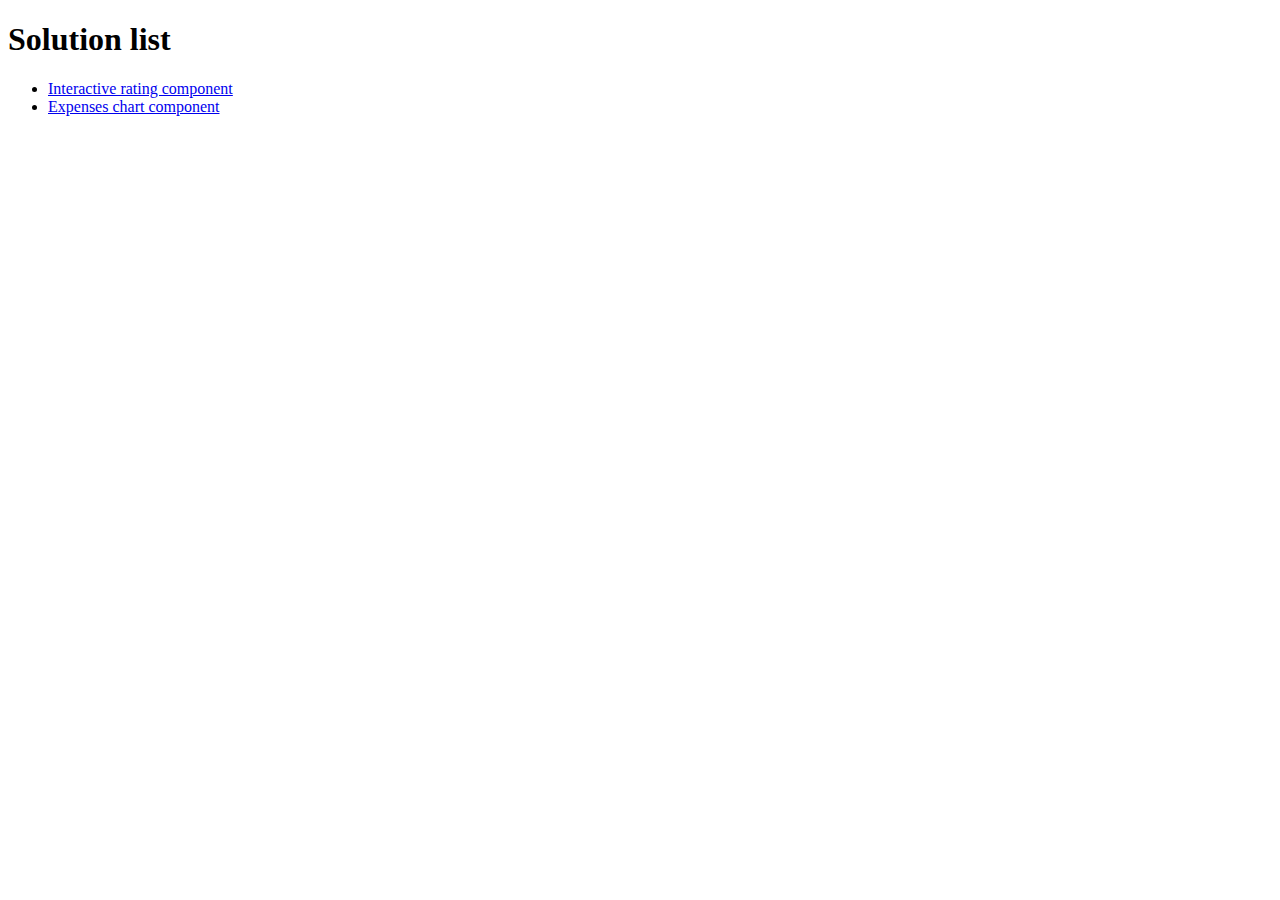
<file: index.html>
<!DOCTYPE html>
<html lang="en">
<head>
    <meta charset="UTF-8">
    <meta http-equiv="X-UA-Compatible" content="IE=edge">
    <meta name="viewport" content="width=device-width, initial-scale=1.0">
    <title>Frontend Mentor Solutions</title>
</head>
<body>
    <h1>Solution list</h1>
    <ul>
        <li><a href="./interactive-rating-component/index.html">Interactive rating component</a></li>
        <li><a href="./expenses-chart-component/index.html">Expenses chart component</a></li>
    </ul>
</body>
</html>
</file>
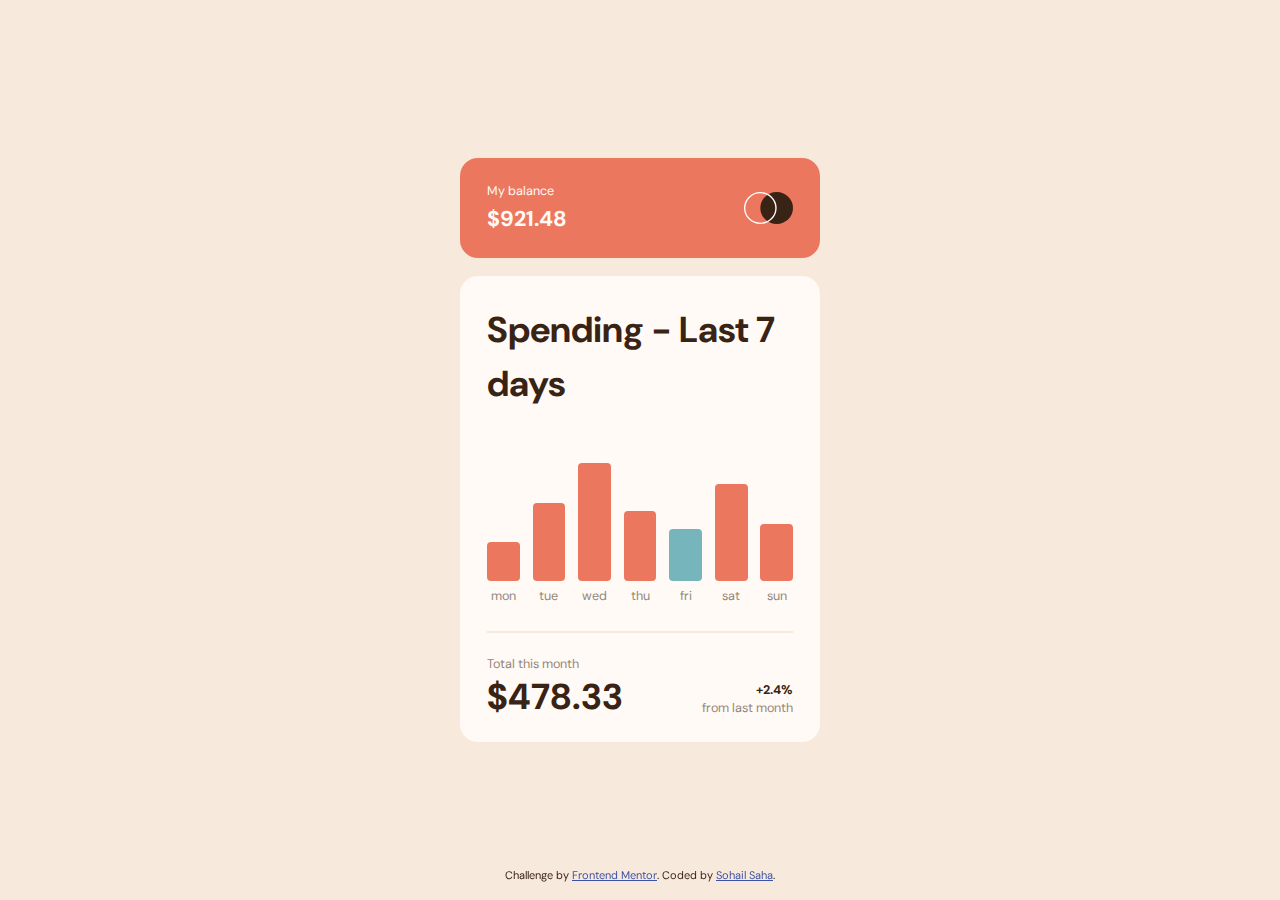
<file: expenses-chart-component/index.html>
<!DOCTYPE html>
<html lang="en">

<head>
  <meta charset="UTF-8">
  <meta name="viewport" content="width=device-width, initial-scale=1.0">
  <link rel="icon" type="image/png" sizes="32x32" href="./images/favicon-32x32.png">
  <link rel="preconnect" href="https://fonts.googleapis.com">
  <link rel="preconnect" href="https://fonts.gstatic.com" crossorigin>
  <link href="https://fonts.googleapis.com/css2?family=DM+Sans:wght@400;700&display=swap" rel="stylesheet">
  <link rel="stylesheet" href="./styles/base.css">
  <link rel="stylesheet" href="./styles/main.css">
  <script src="./scripts/script.js" defer></script>
  <title>Frontend Mentor | Expenses chart component</title>

  <!-- Feel free to remove these styles or customise in your own stylesheet 👍 -->
  <style>
    .attribution {
      font-size: 11px;
      text-align: center;
    }

    .attribution a {
      color: hsl(228, 45%, 44%);
    }
  </style>
</head>

<body>

  <div class="full-page center">

    <!-- Balance card starts -->

    <article class="balance-card">

      <!-- Header starts -->
      <header class="balance-card__header">
        <div class="balance-card__header__info">
          <h1 class="balance-card__header__info__title">My balance</h1>
          <h2 class="balance-card__header__info__balance">$921.48</h2>
        </div>
        <img src="./images/logo.svg" alt="Logo" class="balance-card__header__logo" />
      </header>
      <!-- Header ends -->

      <!-- Chart section starts starts -->
      <section class="balance-card__stats">
        <h1 class="balance-card__stats__heading">Spending - Last 7 days</h1>

        <figure class="balance-card__stats__graph-container">

          <div class="balance-card__stats__graph-container__bar-container">
            <div data-val="$0" class="balance-card__stats__graph-container__bar-container__bar"></div>
            <p class="balance-card__stats__graph-container__bar-container__day">mon</p>
          </div>

          <div class="balance-card__stats__graph-container__bar-container">
            <div data-val="$0" class="balance-card__stats__graph-container__bar-container__bar"></div>
            <p class="balance-card__stats__graph-container__bar-container__day">tue</p>
          </div>

          <div class="balance-card__stats__graph-container__bar-container">
            <div data-val="$0" class="balance-card__stats__graph-container__bar-container__bar"></div>
            <p class="balance-card__stats__graph-container__bar-container__day">wed</p>
          </div>

          <div class="balance-card__stats__graph-container__bar-container">
            <div data-val="$0" class="balance-card__stats__graph-container__bar-container__bar"></div>
            <p class="balance-card__stats__graph-container__bar-container__day">thu</p>
          </div>

          <div class="balance-card__stats__graph-container__bar-container">
            <div data-val="$0" class="balance-card__stats__graph-container__bar-container__bar"></div>
            <p class="balance-card__stats__graph-container__bar-container__day">fri</p>
          </div>

          <div class="balance-card__stats__graph-container__bar-container">
            <div data-val="$0" class="balance-card__stats__graph-container__bar-container__bar"></div>
            <p class="balance-card__stats__graph-container__bar-container__day">sat</p>
          </div>

          <div class="balance-card__stats__graph-container__bar-container">
            <div data-val="$0" class="balance-card__stats__graph-container__bar-container__bar"></div>
            <p class="balance-card__stats__graph-container__bar-container__day">sun</p>
          </div>

        </figure>

        <hr class="balance-card__stats__divider" />

        <footer class="balance-card__stats__footer">

          <figure class="balance-card__stats__footer__total-container">
            <figcaption class="balance-card__stats__footer__total-container__heading">Total this month</figcaption>
            <p class="balance-card__stats__footer__total-container__value">$478.33</p>
          </figure>

          <figure class="balance-card__stats__footer__compare-container">
            <p class="balance-card__stats__footer__compare-container__value">+2.4%</p>
            <figcaption class="balance-card__stats__footer__compare-container__heading">from last month</figcaption>
          </figure>

        </footer>

      </section>

      <!-- Chart section ends -->


    </article>

    <!-- Balance card ends -->

  </div>

  <div class="attribution">
    Challenge by <a href="https://www.frontendmentor.io?ref=challenge" target="_blank">Frontend Mentor</a>.
    Coded by <a href="https://sohail-saha.in">Sohail Saha</a>.
  </div>
</body>

</html>
</file>
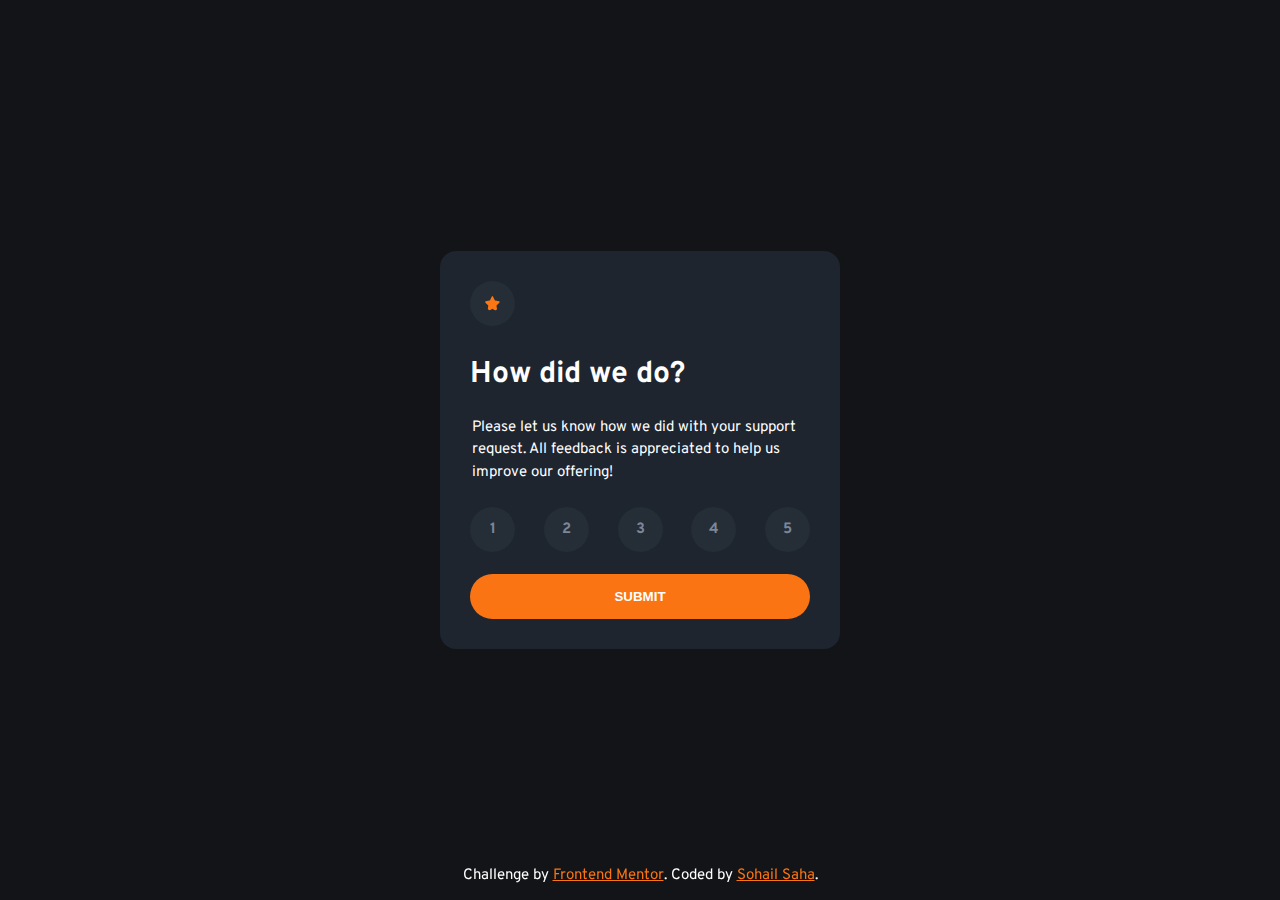
<file: interactive-rating-component/index.html>
<!DOCTYPE html>
<html lang="en">

<head>
  <meta charset="UTF-8">
  <meta name="viewport" content="width=device-width, initial-scale=1.0">
  <!-- displays site properly based on user's device -->
  <link rel="icon" type="image/png" sizes="32x32" href="./images/favicon-32x32.png">
  <link rel="preconnect" href="https://fonts.googleapis.com">
  <link rel="preconnect" href="https://fonts.gstatic.com" crossorigin>
  <link href="https://fonts.googleapis.com/css2?family=Overpass:ital,wght@0,400;0,700;1,400;1,700&display=swap"
    rel="stylesheet">
  <link rel="stylesheet" href="./styles/base.css">
  <link rel="stylesheet" href="./styles/main.css">
  <script src="./scripts/main.js" defer></script>

  <title>Frontend Mentor | Interactive rating component</title>

</head>

<body>

  <section class="rating-container">

    <!-- Rating state start -->
    <form class="rating-form" onsubmit="handleSubmit">

      <img src="./images/icon-star.svg" alt="Rating star logo" class="rating-logo" />

      <h1 class="rating-heading">How did we do?</h1>

      <fieldset class="rating-fields">

        <legend class="rating-text">Please let us know how we did with your support request. All feedback is appreciated
          to help us improve our offering!</legend>

        <div class="rating-input-container">

          <input class="rating-input" id="rating-1" type="radio" name="rating" value="1" />
          <label class="rating-circle" for="rating-1">1</label>

          <input class="rating-input" id="rating-2" type="radio" name="rating" value="2" />
          <label class="rating-circle" for="rating-2">2</label>

          <input class="rating-input" id="rating-3" type="radio" name="rating" value="3" />
          <label class="rating-circle" for="rating-3">3</label>

          <input class="rating-input" id="rating-4" type="radio" name="rating" value="4" />
          <label class="rating-circle" for="rating-4">4</label>

          <input class="rating-input" id="rating-5" type="radio" name="rating" value="5" />
          <label class="rating-circle" for="rating-5">5</label>

        </div>

      </fieldset>

      <button class="rating-submit-btn" type="submit">SUBMIT</button>
    </form>
    <!-- Rating state end -->

    <!-- Thank you state start -->
    <div class="thank-you-container">

      <img src="./images/illustration-thank-you.svg" alt="Thanking you illustration" class="thank-you-illustration" />

      <p class="thank-you-rating-indicator"></p>

      <h1 class="thank-you-heading">Thank you!</h1>

      <p class="thank-you-text">We appreciate you taking the time to give a rating. If you ever need more support,
        don’t hesitate to get in touch!</p>

    </div>
    <!-- Thank you state end -->

  </section>

  <div class="attribution">
    Challenge by <a href="https://www.frontendmentor.io?ref=challenge" target="_blank">Frontend Mentor</a>.
    Coded by <a href="https://sohail-saha.in">Sohail Saha</a>.
  </div>
</body>

</html>
</file>
<file: expenses-chart-component/styles/base.css>
:root {
    --color-orange: hsl(10, 79%, 65%);
    --color-orange-light: hsl(10, 100%, 76%);
    --color-cyan: hsl(186, 34%, 60%);
    --color-cyan-light: hsl(187, 49%, 80%);
    --color-brown-dark: hsl(25, 47%, 15%);
    --color-brown: hsl(28, 10%, 53%);
    --color-cream: hsl(27, 66%, 92%);
    --color-white: hsl(33, 100%, 98%);
}

:root, html {
    font-size: 18px;
}

*, *::after, *::before {
    box-sizing: border-box;
}

body {
    margin: 0;
    background-color: var(--color-cream);
    font-family: 'DM Sans', sans-serif;
}

h1, h2, h3 {
    line-height: 1.5;
    margin: 0;
}

p {
    line-height: 1.25;
    margin: 0;
}

hr {
    border: none;
}

figure {
    margin: 0;
}
</file>
<file: expenses-chart-component/styles/main.css>
.full-page {
    width: 100%;
    height: 100vh;
    position: relative;
}

.full-page.center {
    display: flex;
    justify-content: center;
    align-items: center;
}

.balance-card {
    width: 90%;
    margin: 0 auto;
    display: flex;
    flex-direction: column;
    gap: 1rem;

    --padding: 1.5rem;
    --border-radius: 18px;
}

@media (min-width: 400px) {
    .balance-card {
        width: 360px;
    }
}

.balance-card__header {
    display: flex;
    justify-content: space-between;
    align-items: center;
    background-color: var(--color-orange);
    border-radius: var(--border-radius);
    padding: var(--padding);
}

.balance-card__header__info {
    display: flex;
    flex-direction: column;
    gap: 0.25rem;
}

.balance-card__header__info__title {
    font-size: 0.7rem;
    color: var(--color-white);
    font-weight: 400;
    line-height: 1;
}

.balance-card__header__info__balance {
    font-size: 1.2rem;
    color: var(--color-white);
    font-weight: 700;
    line-height: 1;
    margin-top: 0.4rem;
}

.balance-card__header__logo {
    height: 1.8rem;
}

.balance-card__stats {
    background-color: var(--color-white);
    border-radius: var(--border-radius);
    padding: var(--padding);
    position: relative;
}

.balance-card__stats__heading {
    color: var(--color-brown-dark);
    font-weight: 700;
}

.balance-card__stats__graph-container {
    position: relative;
    width: 100%;
    height: 10rem;
    margin: 0.75rem 0 1.5rem 0;
    display: flex;
    justify-content: space-between;
    gap: 0.7rem;
}

.balance-card__stats__graph-container__bar-container {
    height: 100%;
    width: 100%;
    position: relative;
    display: flex;
    flex-direction: column;
    align-items: center;
    cursor: pointer;
    justify-content: flex-end;
}

.balance-card__stats__graph-container__bar-container__bar::before {
    /* Value */
    content: attr(data-val);
    background-color: var(--color-brown-dark);
    border-radius: 4px;
    color: var(--color-white);
    display: block;
    padding: 0.25rem;
    font-size: 0.7rem;
    opacity: 0;
    transition: opacity 0.25s linear;
    position: absolute;
    top: 0;
    left: 50%;
    transform: translate(-50%, -125%);
    z-index: 2;
}

.balance-card__stats__graph-container__bar-container__bar {
    position: relative;
    width: 100%;
    background-color: var(--color-orange);
    border-radius: 4px;
    height: 0;
    transition: background-color 0.25s linear, height 0.85s ease-out;
}

.balance-card__stats__graph-container__bar-container__bar.today {
    background-color: var(--color-cyan);
}

.balance-card__stats__graph-container__bar-container__day {
    font-size: 0.7rem;
    color: var(--color-brown);
    font-weight: 400;
    width: 100%;
    text-align: center;
    margin-top: 0.4rem;
}

.balance-card__stats__graph-container__bar-container:hover>.balance-card__stats__graph-container__bar-container__bar::before {
    opacity: 1;
}

.balance-card__stats__graph-container__bar-container:hover>.balance-card__stats__graph-container__bar-container__bar {
    background-color: var(--color-orange-light);
}

.balance-card__stats__graph-container__bar-container:hover>.balance-card__stats__graph-container__bar-container__bar.today {
    background-color: var(--color-cyan-light);
}

.balance-card__stats__divider {
    width: 100%;
    background-color: var(--color-cream);
    height: 2px;
}

.balance-card__stats__footer {
    display: flex;
    justify-content: space-between;
    margin-top: 1.25rem;
}

.balance-card__stats__footer__total-container,
.balance-card__stats__footer__compare-container {
    display: flex;
    flex-direction: column;
}

.balance-card__stats__footer__total-container__heading {
    font-size: 0.7rem;
    color: var(--color-brown);
    font-weight: 400;
}

.balance-card__stats__footer__total-container__value {
    font-size: 2rem;
    color: var(--color-brown-dark);
    font-weight: 700;
    line-height: 1;
    margin-top: 0.4rem;
}

.balance-card__stats__footer__compare-container {
    justify-content: flex-end;
}

.balance-card__stats__footer__compare-container__value {
    font-size: 0.7rem;
    color: var(--color-brown-dark);
    font-weight: 700;
    text-align: end;
}

.balance-card__stats__footer__compare-container__heading {
    font-size: 0.7rem;
    color: var(--color-brown);
    font-weight: 400;
    line-height: 1;
    margin-top: 0.2rem;
}

.attribution {
    position: fixed;
    text-align: center;
    bottom: 1rem;
    color: var(--color-brown-dark);
    width: 100%;
}

.attribution a {
    color: var(--color-orange);
}
</file>
<file: interactive-rating-component/styles/base.css>
:root {
    /* COLORS */
    --color-orange: hsl(25, 97%, 53%);
    --color-white: hsl(0, 0%, 100%);
    --color-grey-light: hsl(217, 12%, 63%);
    --color-grey-medium: hsl(216, 12%, 54%);
    --color-blue-dark: hsl(215, 22%, 15%);
    --color-blue-darker: hsl(213, 19%, 18%);
    --color-blue-darkest: hsl(216, 12%, 8%);

    /* TRANSITIONS */
    --transition-fast: all 0.25s linear;

    /* ELEMENTS */
    font-size: 15px;
}

* {
    box-sizing: border-box;
}

body {
    margin: 0;
    background-color: var(--color-blue-darkest);
    font-family: 'Overpass', sans-serif;
    min-height: 100vh;
    position: relative;
    width: 100%;
}

h1,
h2,
h3 {
    line-height: 1.5;
}

p,legend {
    font-size: 1rem;
    line-height: 1.25;
    margin: 0;
}

button {
    border: none;
    outline: none;
    cursor: pointer;
    display: block;
}

fieldset {
    margin: 0;
    padding: 0;
    border: none;
}
</file>
<file: interactive-rating-component/styles/main.css>
.rating-container {
    width: 100%;
    height: 100vh;
    position: relative;
    display: flex;
    justify-content: center;
    align-items: center;
}

.rating-form {
    width: 100%;
    max-width: 85%;
    padding: 2rem;
    border-radius: 16px;
    background-color: var(--color-blue-dark);
}

@media (min-width: 376px) {
    .rating-form {
        max-width: 400px;
    }
}

.rating-form.submitted {
    display: none;
}

.rating-logo {
    border-radius: 50%;
    background-color: var(--color-blue-darker);
    padding: 1rem;
    height: 3rem;
    width: 3rem;
}

.rating-heading {
    color: var(--color-white);
}

.rating-text {
    color: var(--color-white);
    font-weight: 400;
    line-height: 1.5;
    margin-bottom: 1.5rem;
}

.rating-input-container {
    display: flex;
    justify-content: space-between;
    align-items: center;
}

.rating-circle {
    border-radius: 50%;
    background-color: var(--color-blue-darker);
    padding: 1rem;
    height: 3rem;
    width: 3rem;
    color: var(--color-grey-medium);
    display: inline-flex;
    justify-content: center;
    align-items: center;
    cursor: pointer;
    transition: var(--transition-fast);
    font-weight: 700;
}

.rating-circle:hover {
    color: var(--color-white);
    background-color: var(--color-grey-light);
}

.rating-input:checked+label {
    background-color: var(--color-orange);
    color: var(--color-white);
}

.rating-input {
    display: none;
}

.rating-submit-btn {
    margin-top: 1.5rem;
    width: 100%;
    border-radius: 50rem;
    background-color: var(--color-orange);
    padding: 1rem;
    color: var(--color-white);
    font-weight: 700;
    transition: var(--transition-fast);
}

.rating-submit-btn:hover {
    background-color: var(--color-white);
    color: var(--color-orange);
}

.thank-you-container {
    width: 100%;
    max-width: 85%;
    padding: 2rem;
    border-radius: 16px;
    background-color: var(--color-blue-dark);
    display: none;
}

@media (min-width: 376px) {
    .thank-you-container {
        max-width: 400px;
    }
}

.thank-you-container.submitted {
    display: flex;
    flex-direction: column;
    align-items: center;
    gap: 1rem;
}

.thank-you-illustration {
    width: 60%;
}

.thank-you-rating-indicator {
    background-color: var(--color-blue-darker);
    font-size: 0.9rem;
    color: var(--color-orange);
    border-radius: 50rem;
    padding: 0.5rem 1rem;
    margin: 0;
    line-height: unset;
}

.thank-you-heading,
.thank-you-text {
    color: var(--color-white);
    margin: 0;
    text-align: center;
}

.attribution {
    position: fixed;
    text-align: center;
    bottom: 1rem;
    color: var(--color-white);
    width: 100%;
}

.attribution a {
    color: var(--color-orange);
}
</file>
